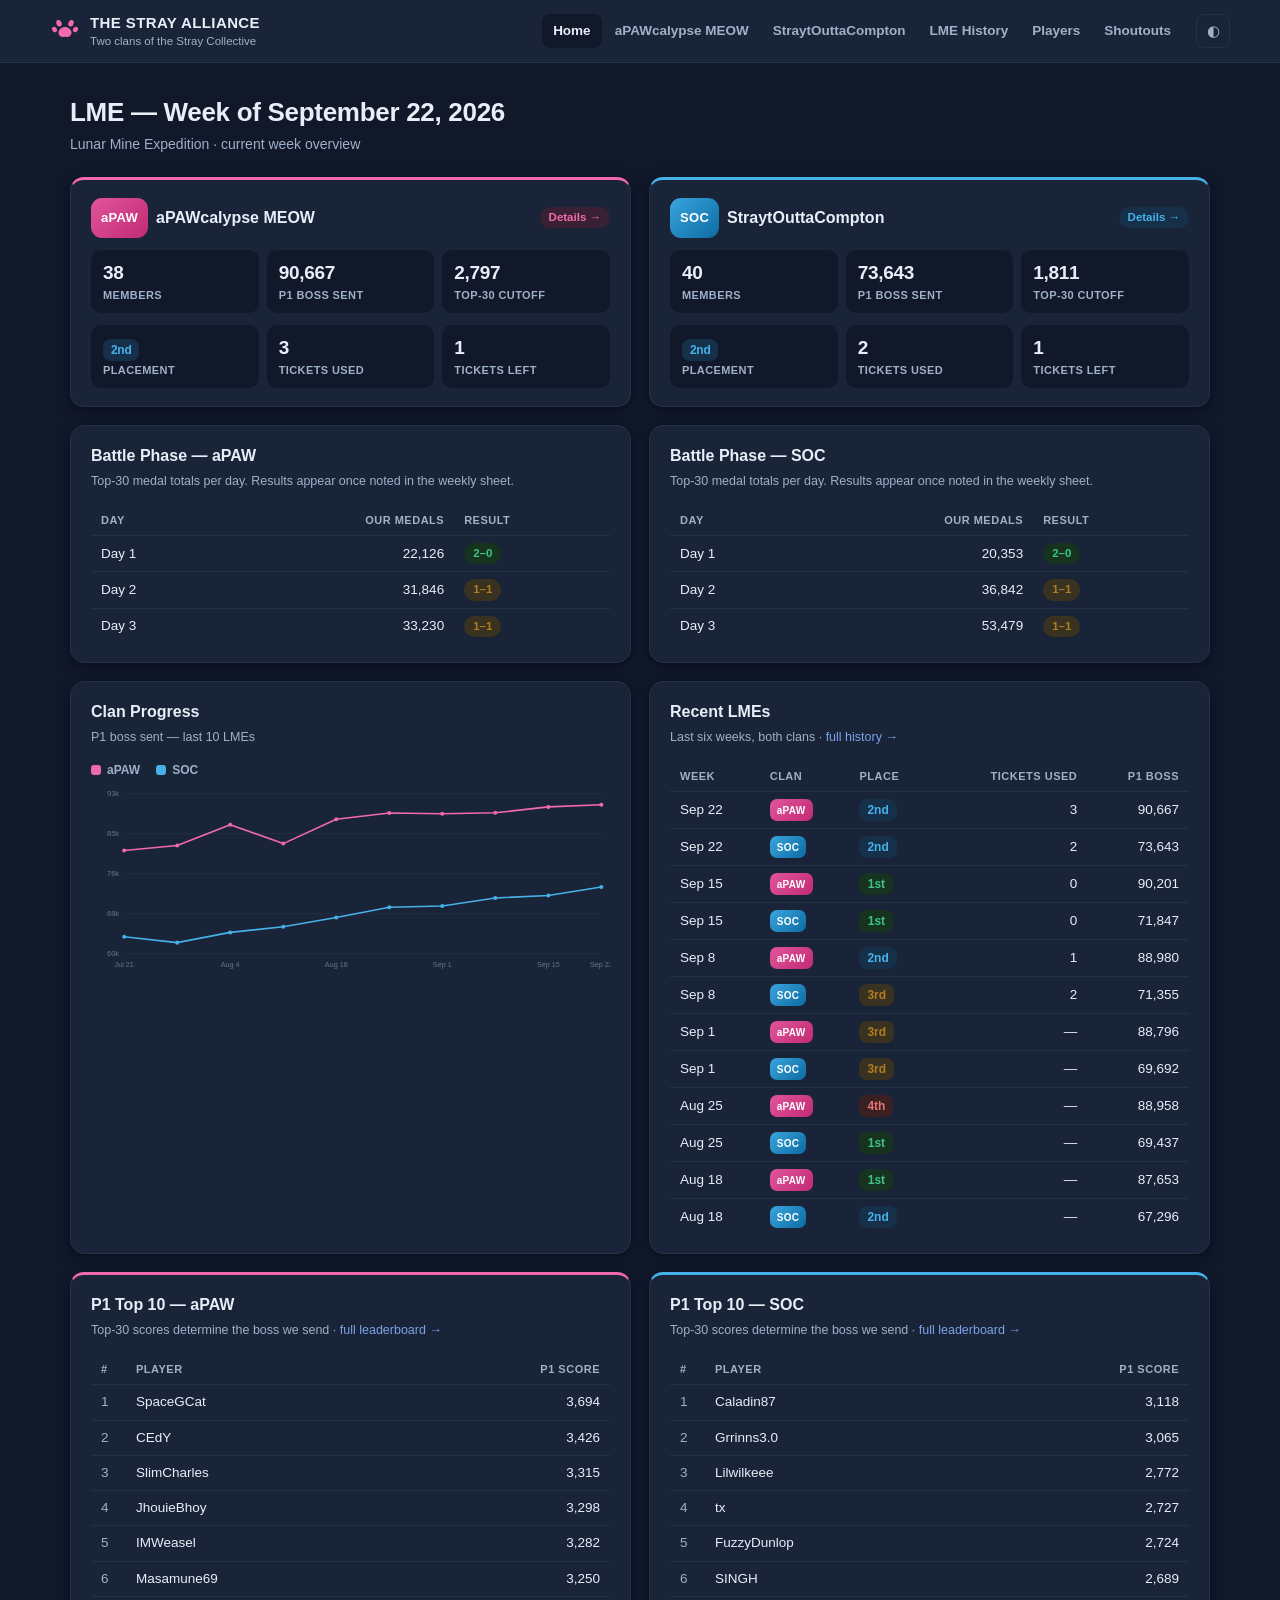
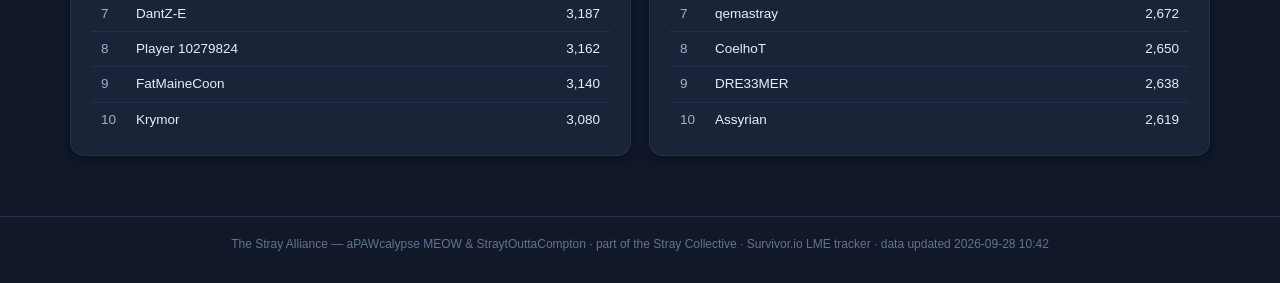
<file: index.html>
<!DOCTYPE html>
<html lang="en">
<head>
<meta charset="utf-8">
<meta name="viewport" content="width=device-width, initial-scale=1">
<title>The Stray Alliance — LME Dashboard</title>
<meta name="description" content="Weekly Lunar Mine Expedition results for aPAWcalypse MEOW and StraytOuttaCompton.">
<script>document.documentElement.dataset.theme=new URLSearchParams(location.search).get("theme")||localStorage.getItem("sa-theme")||"dark";</script>
<link rel="stylesheet" href="assets/style.css">
</head>
<body>
<main><div class="wrap" id="app"></div></main>
<script src="data/data.js"></script>
<script src="data/manual.js"></script>
<script src="assets/app.js"></script>
<script>SA.initHome();</script>
</body>
</html>
</file>
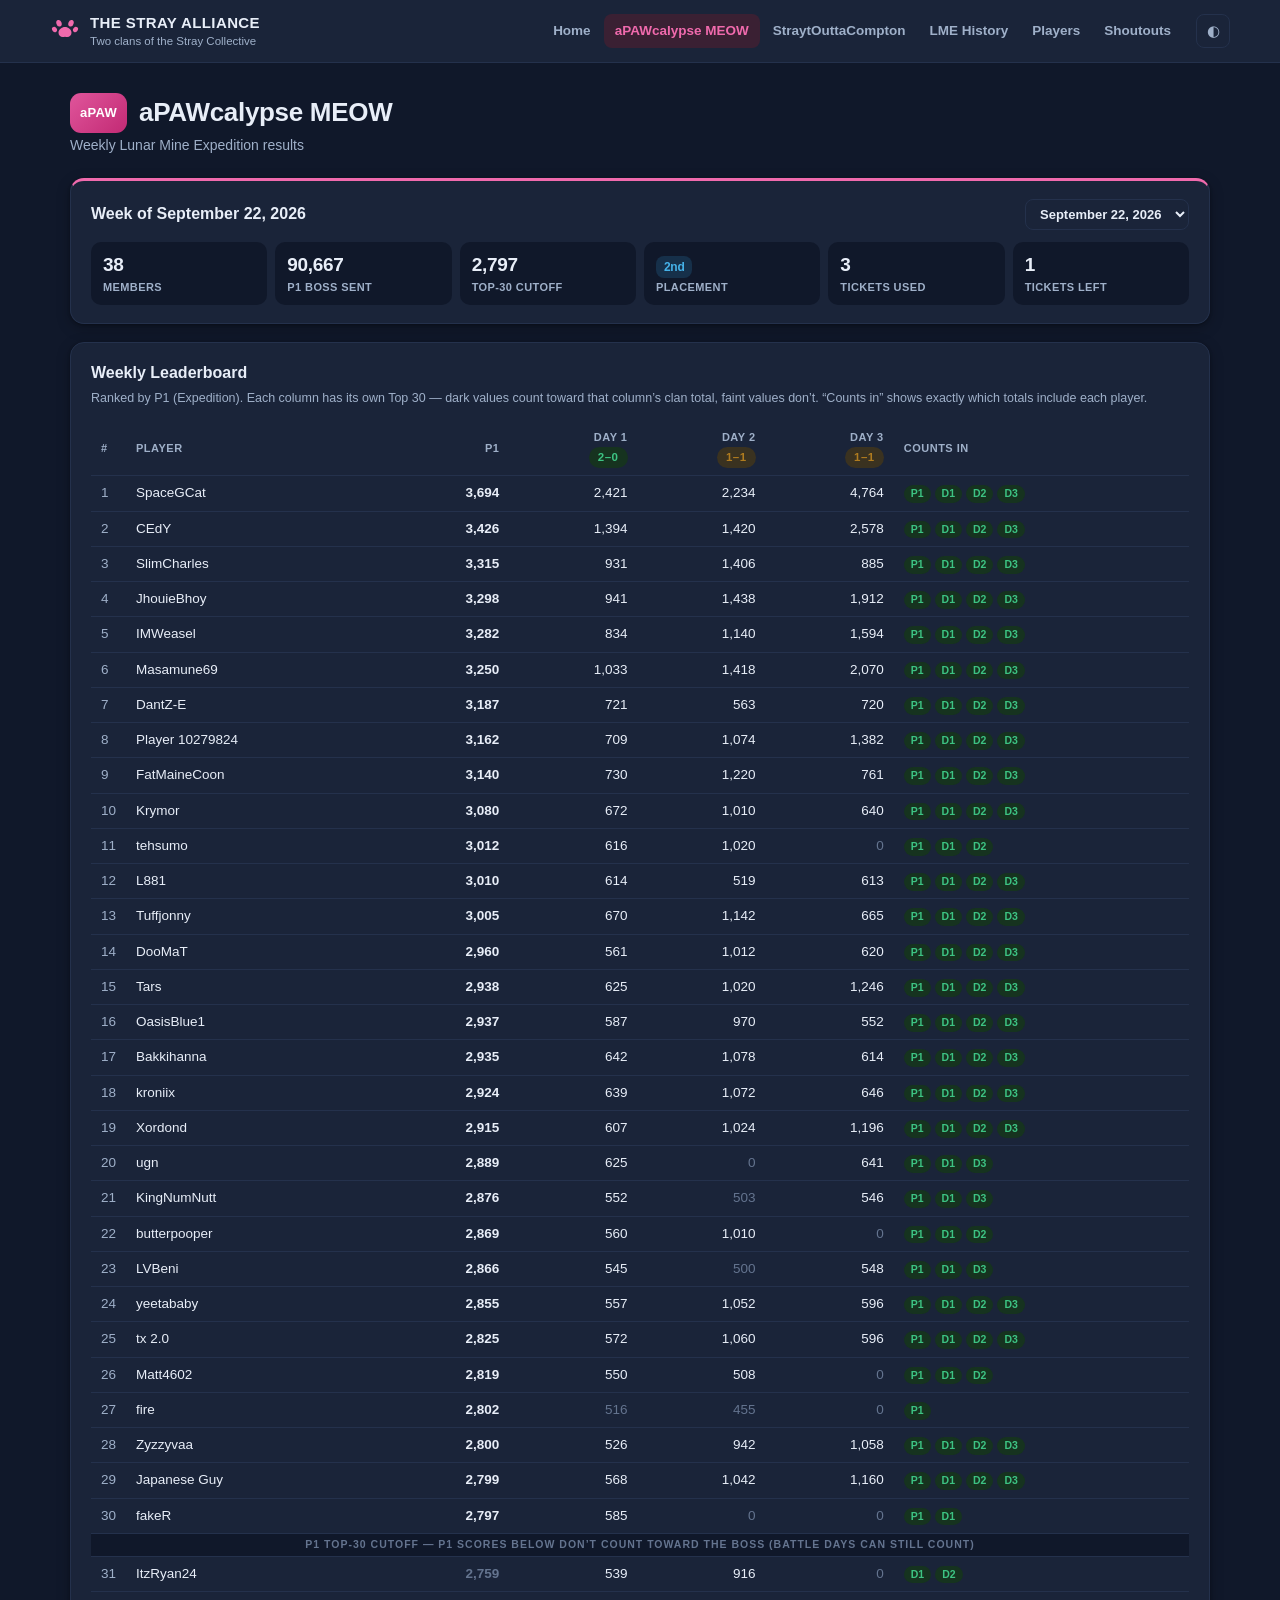
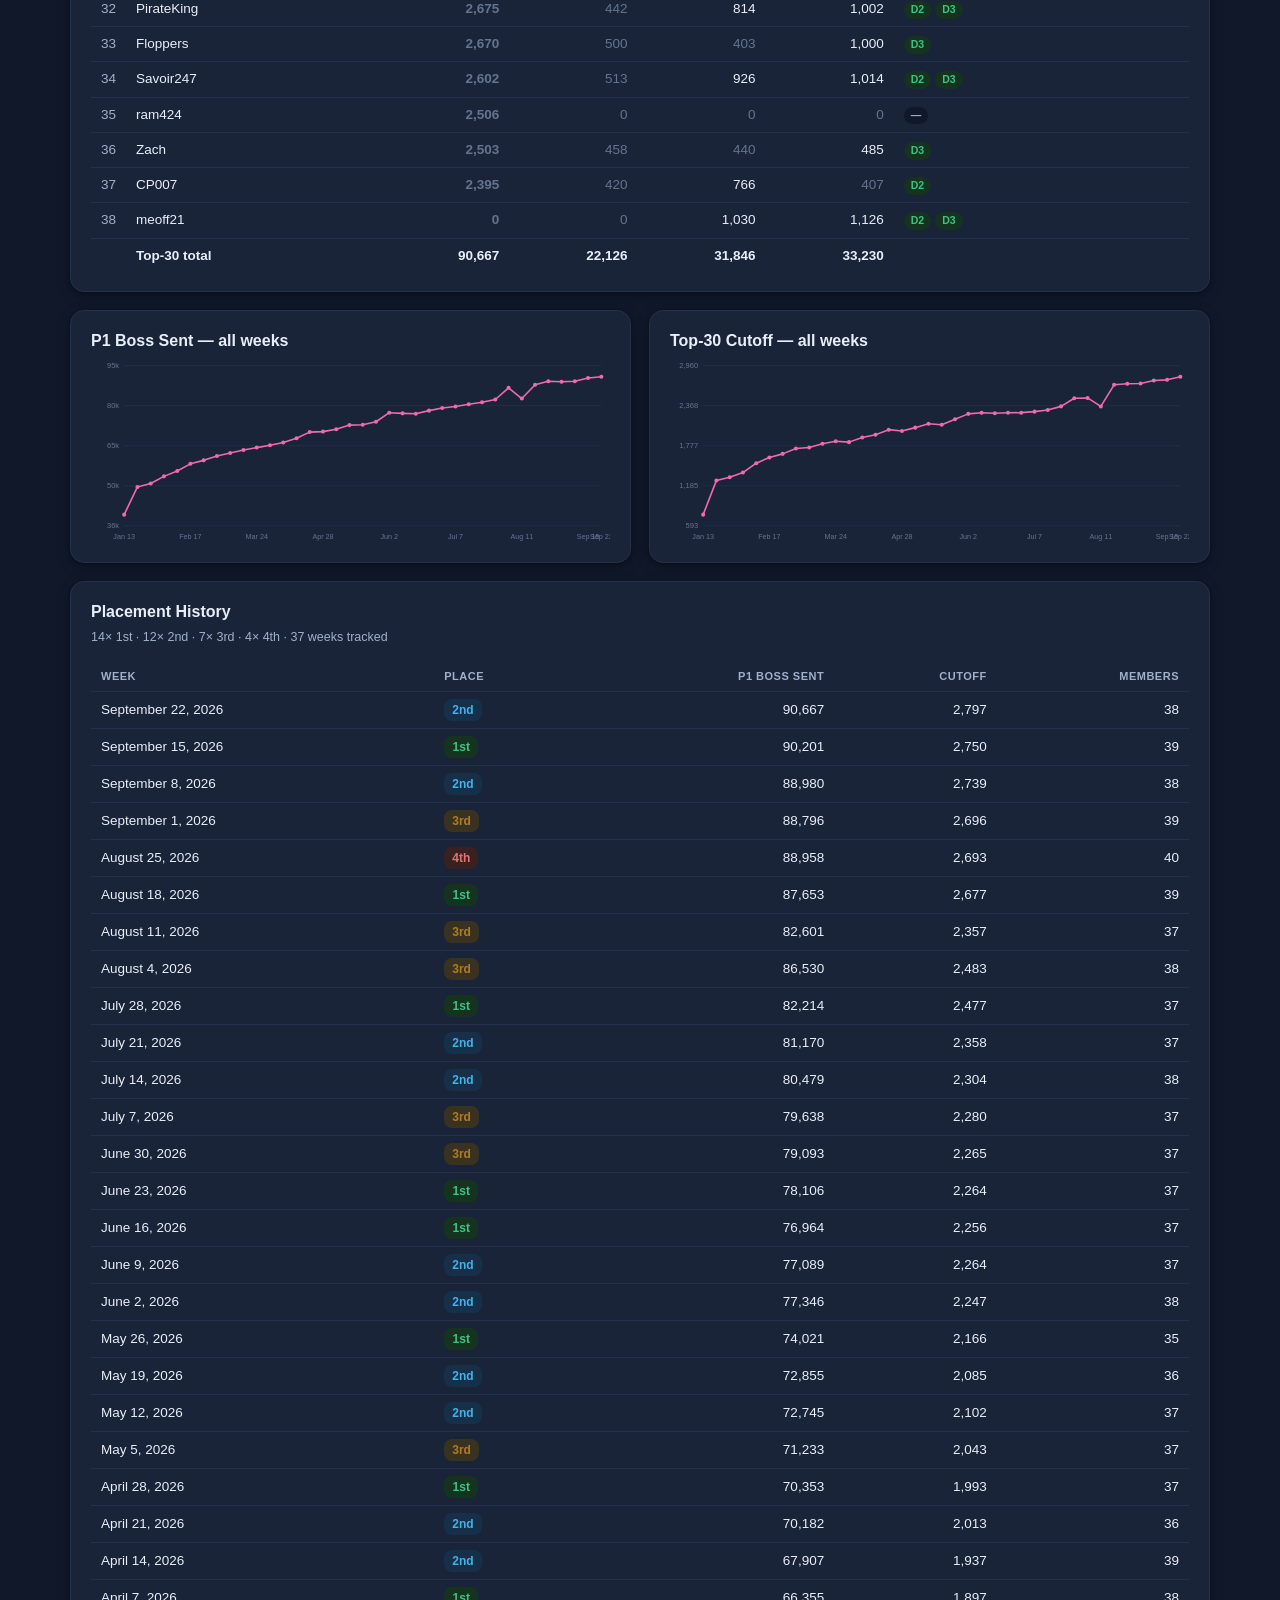
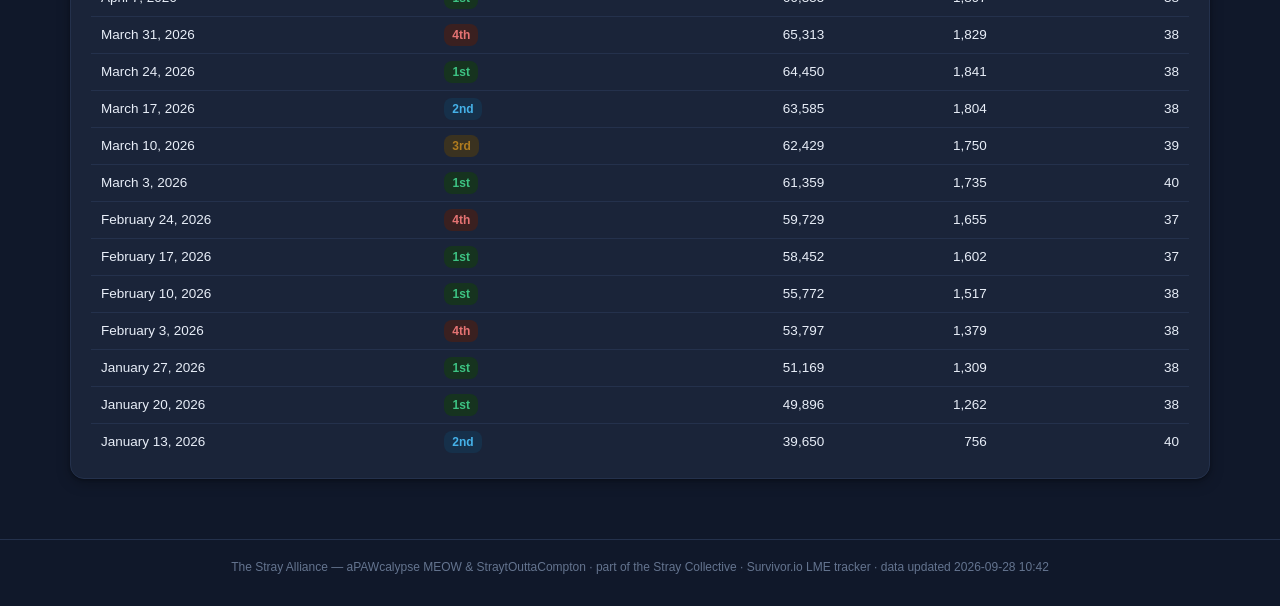
<file: apaw.html>
<!DOCTYPE html>
<html lang="en">
<head>
<meta charset="utf-8">
<meta name="viewport" content="width=device-width, initial-scale=1">
<title>aPAWcalypse MEOW — The Stray Alliance</title>
<script>document.documentElement.dataset.theme=new URLSearchParams(location.search).get("theme")||localStorage.getItem("sa-theme")||"dark";</script>
<link rel="stylesheet" href="assets/style.css">
</head>
<body>
<main><div class="wrap" id="app"></div></main>
<script src="data/data.js"></script>
<script src="data/manual.js"></script>
<script src="assets/app.js"></script>
<script>SA.initClan("apaw");</script>
</body>
</html>
</file>
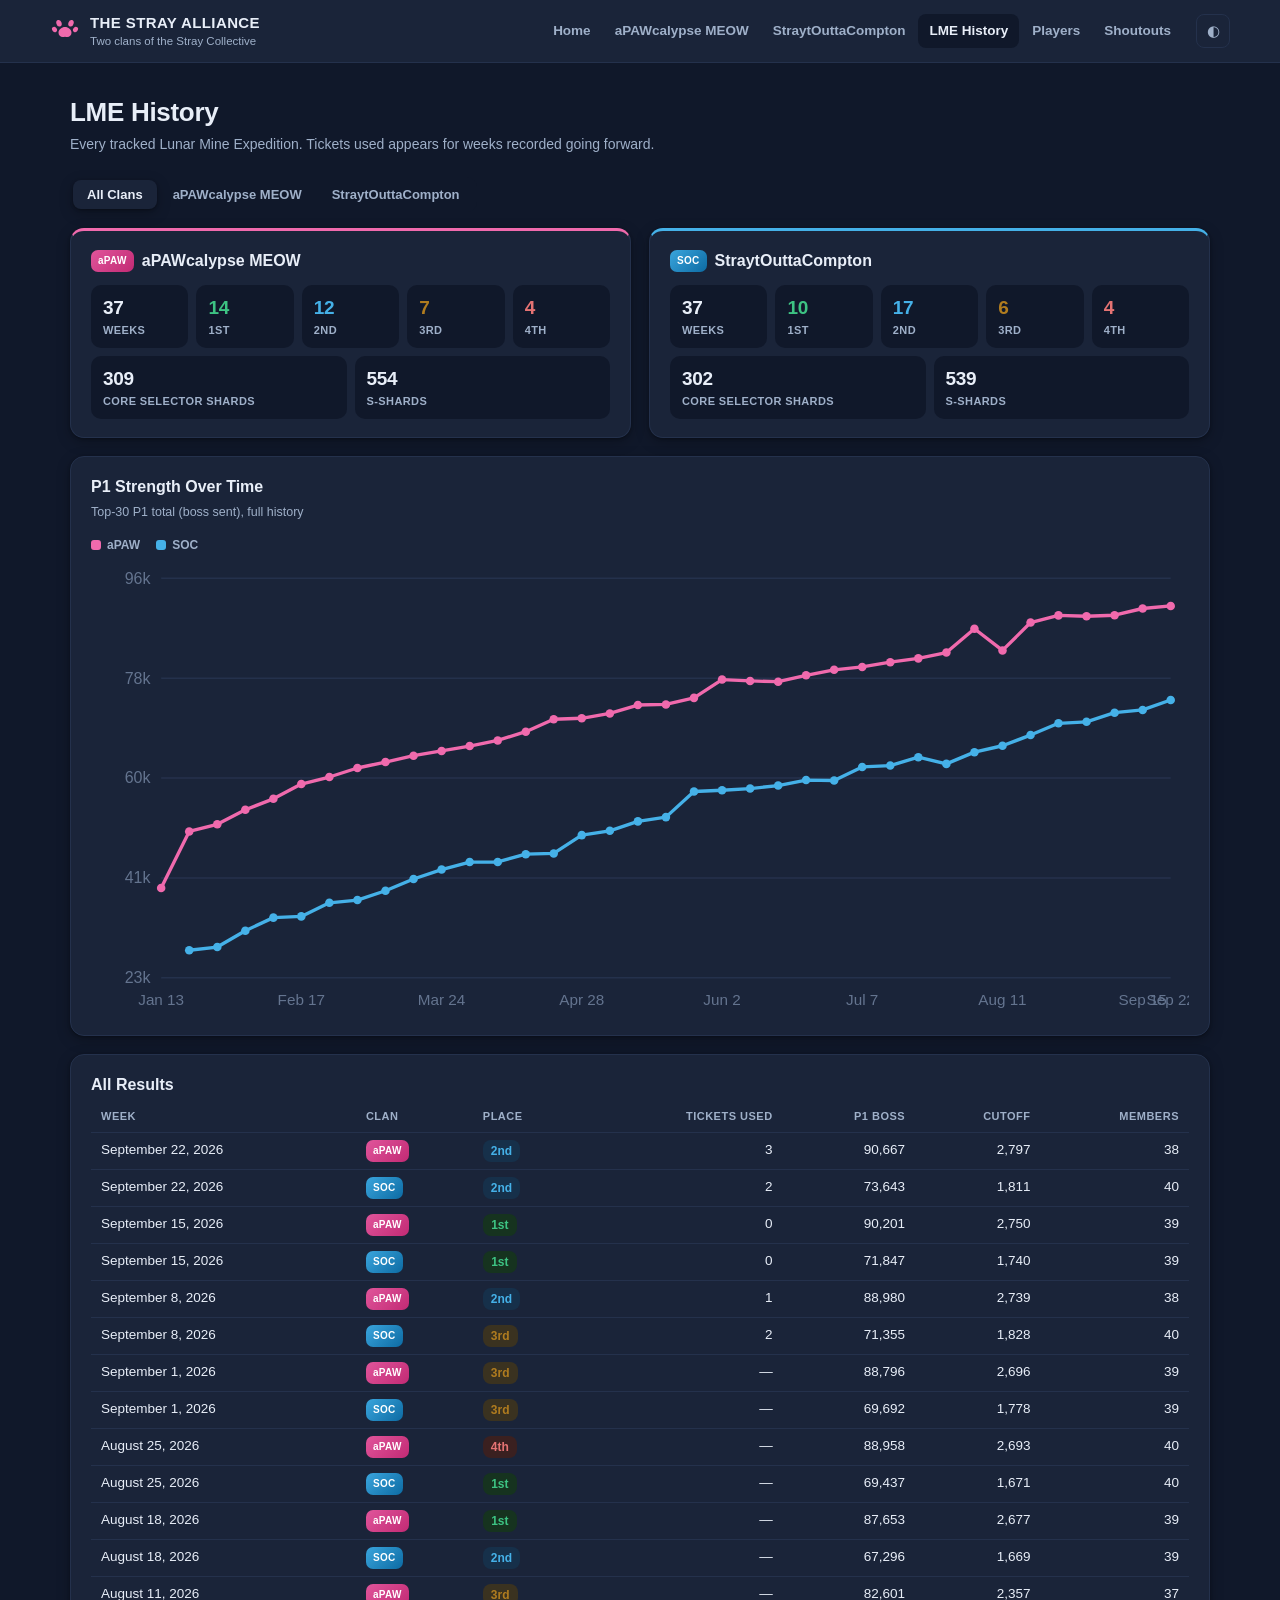
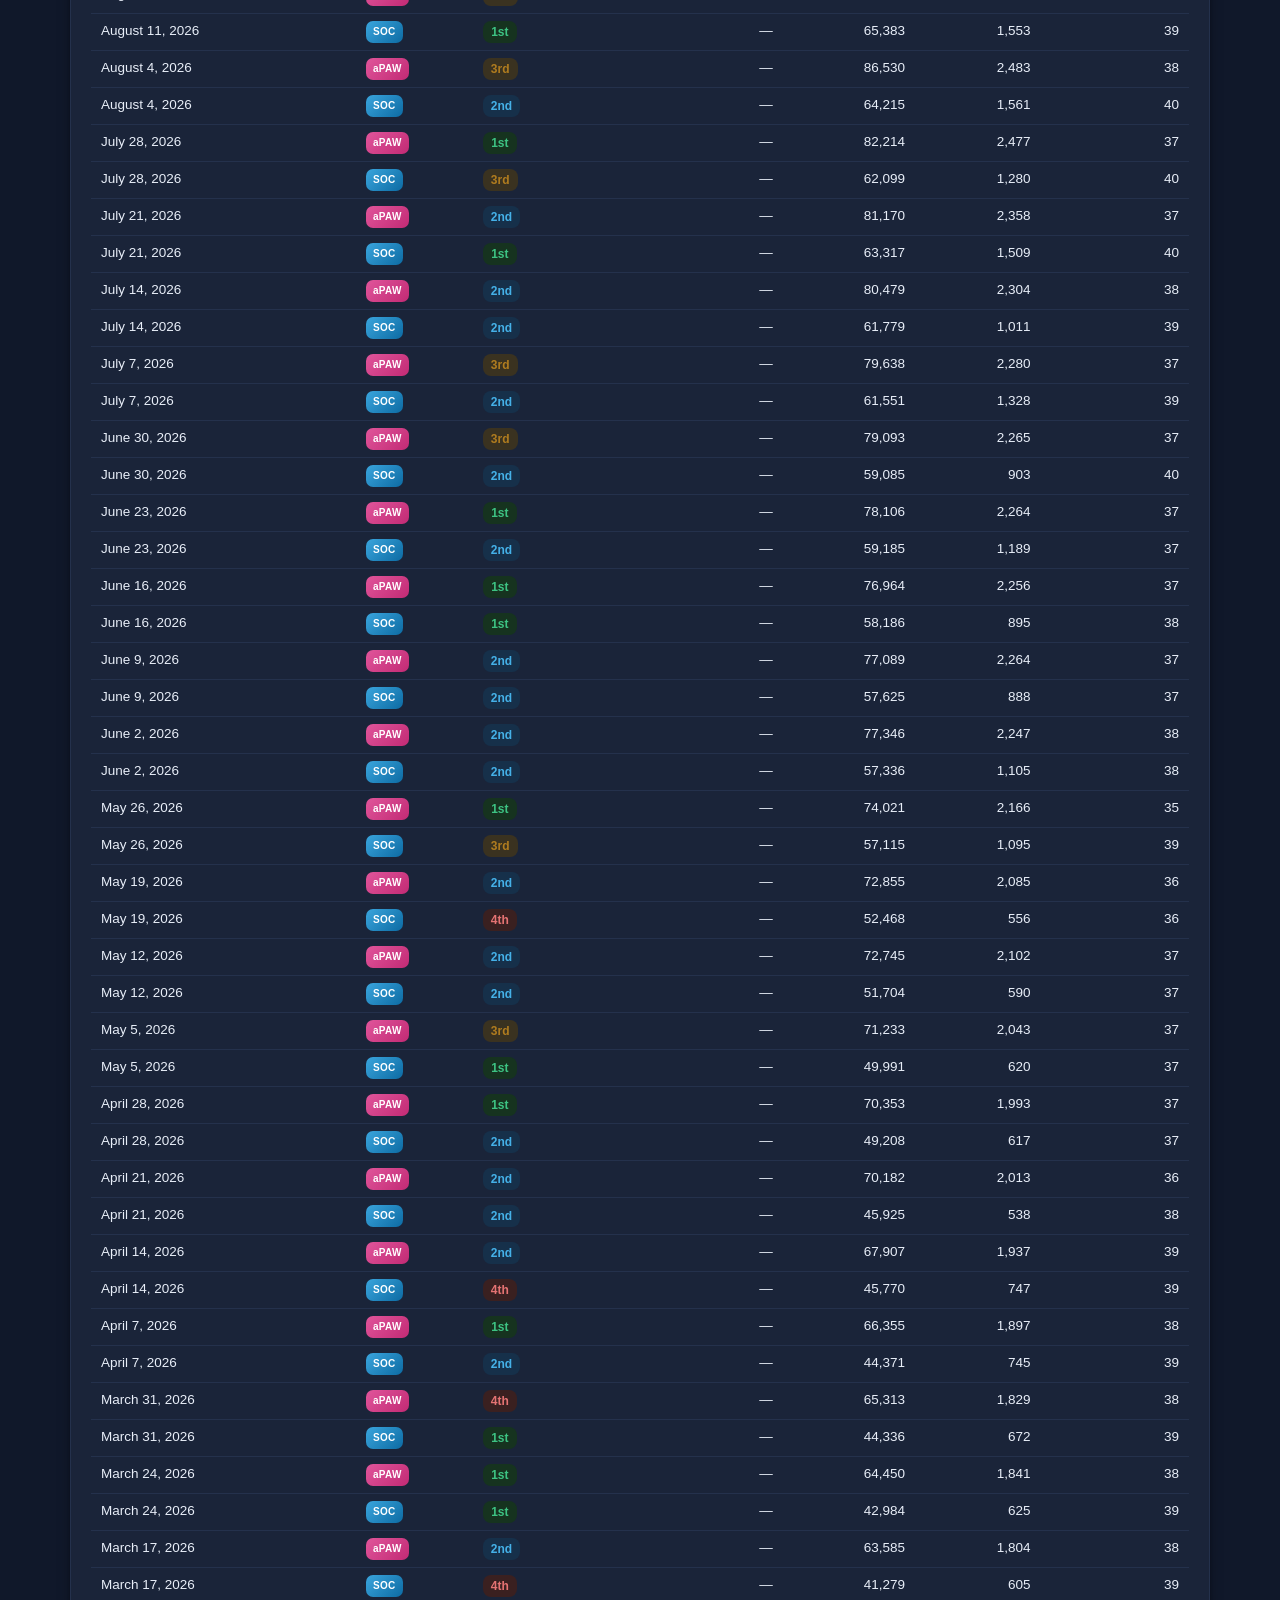
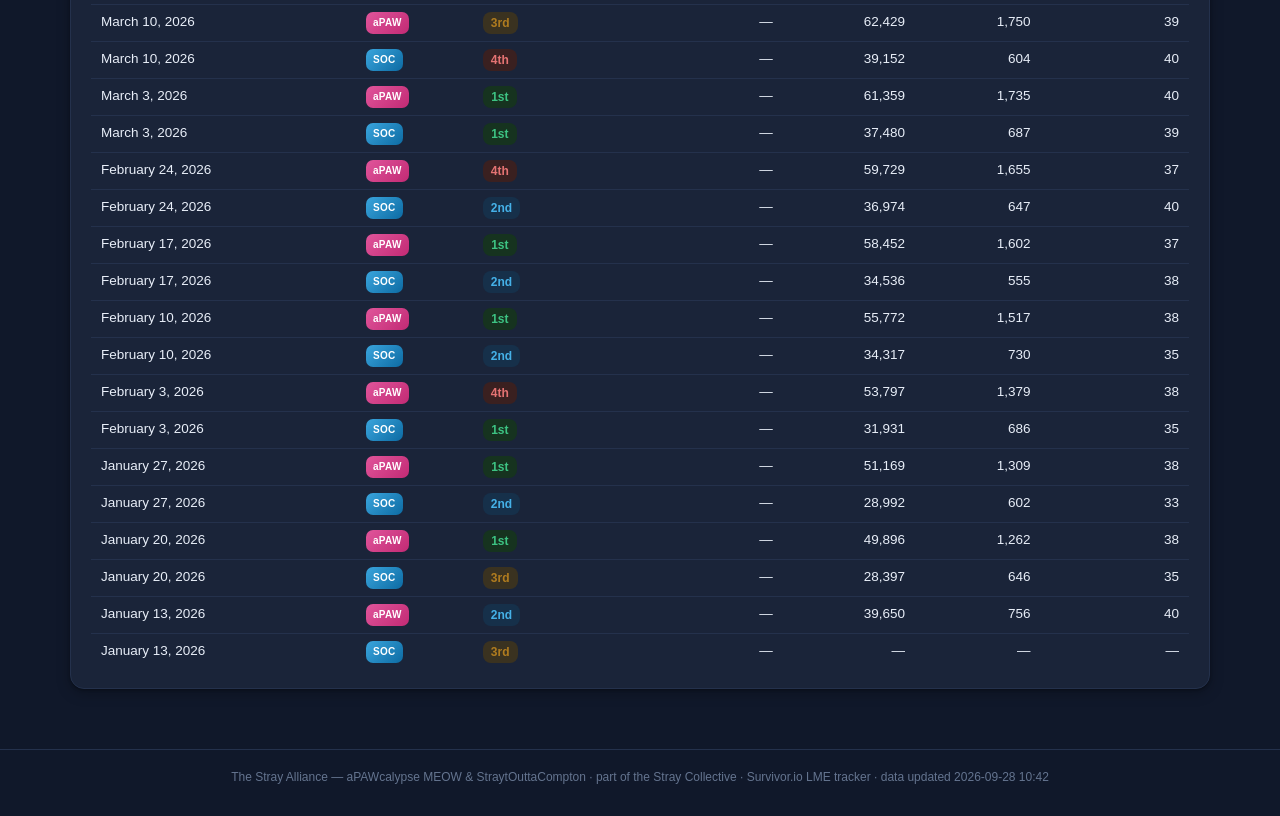
<file: history.html>
<!DOCTYPE html>
<html lang="en">
<head>
<meta charset="utf-8">
<meta name="viewport" content="width=device-width, initial-scale=1">
<title>LME History — The Stray Alliance</title>
<script>document.documentElement.dataset.theme=new URLSearchParams(location.search).get("theme")||localStorage.getItem("sa-theme")||"dark";</script>
<link rel="stylesheet" href="assets/style.css">
</head>
<body>
<main><div class="wrap" id="app"></div></main>
<script src="data/data.js"></script>
<script src="data/manual.js"></script>
<script src="assets/app.js"></script>
<script>SA.initHistory();</script>
</body>
</html>
</file>
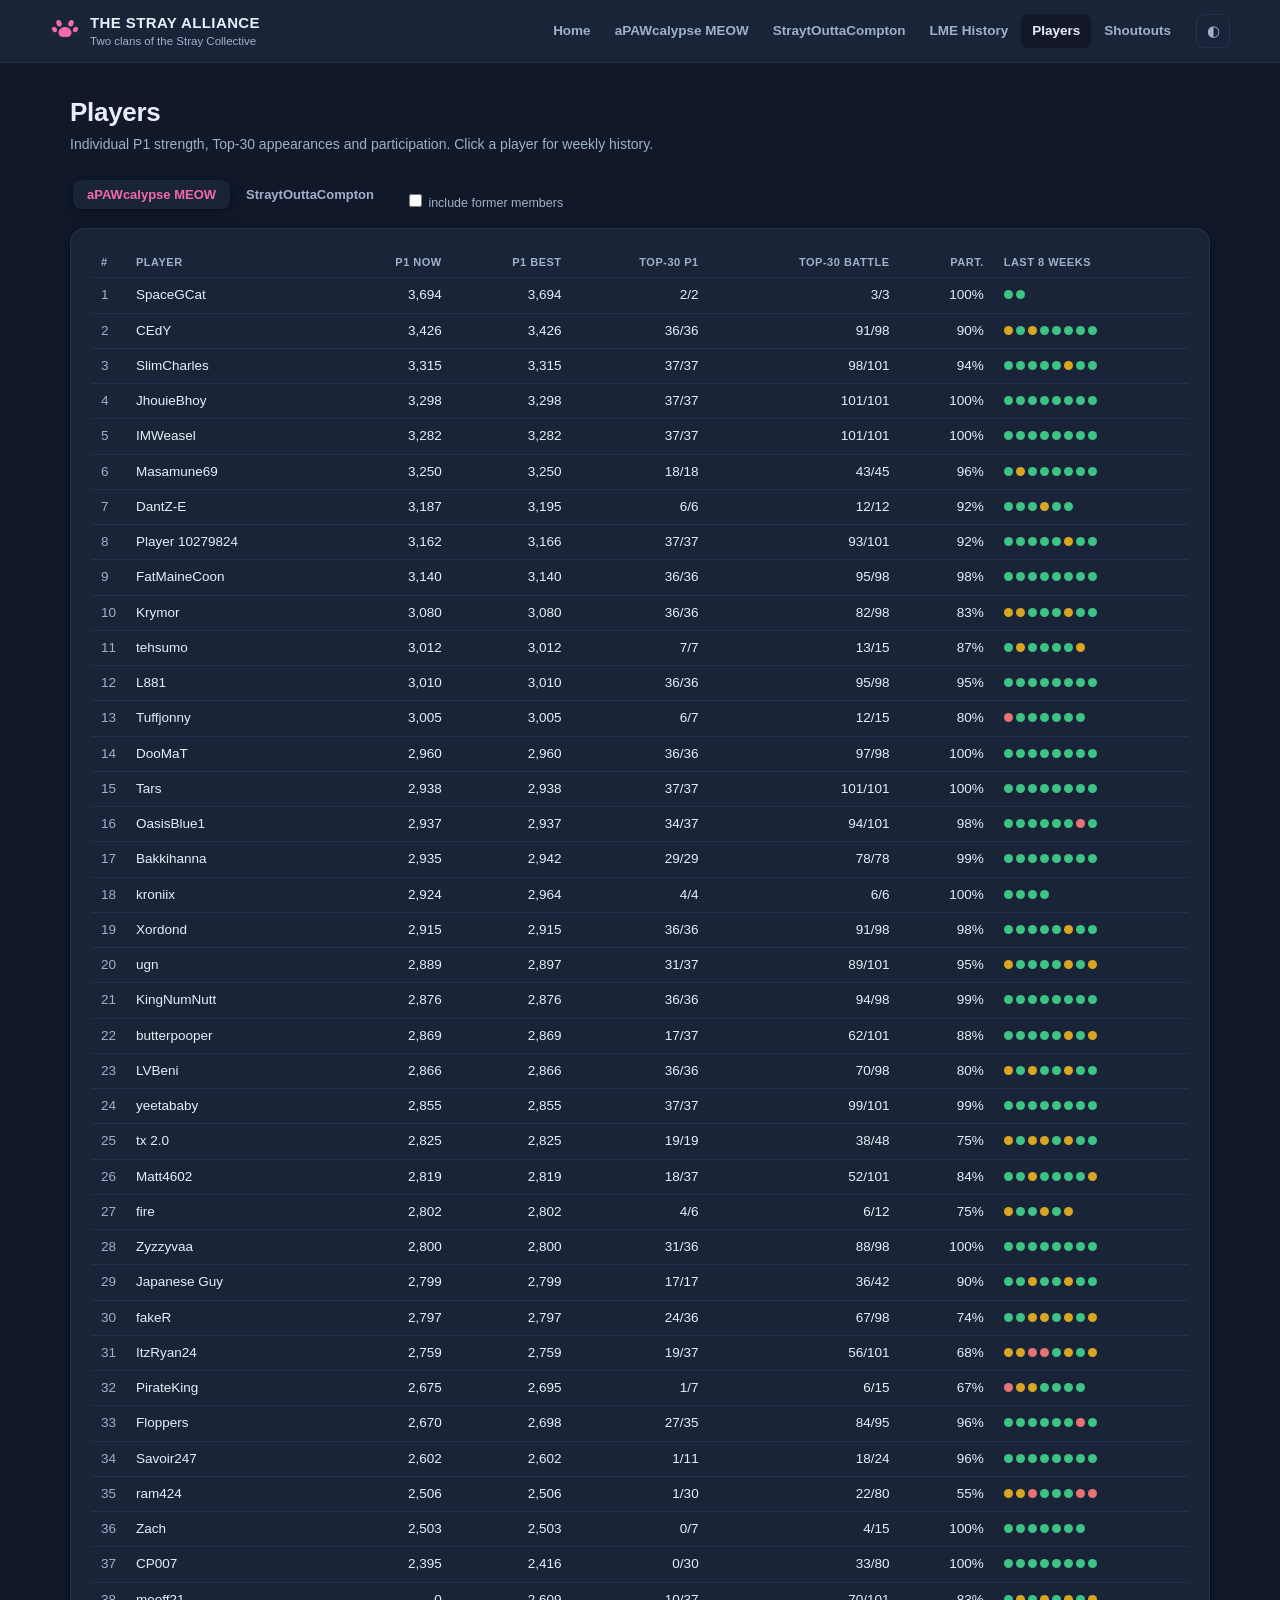
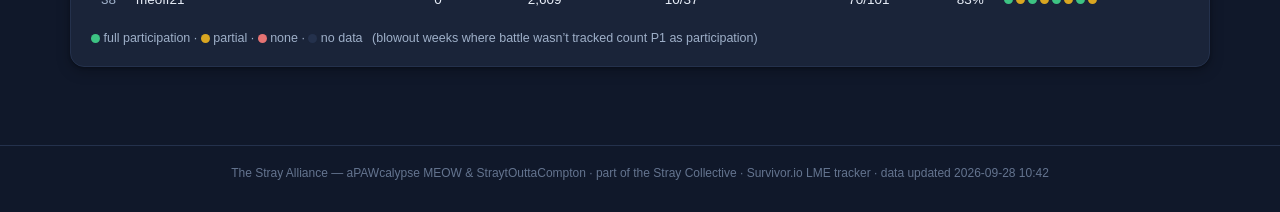
<file: players.html>
<!DOCTYPE html>
<html lang="en">
<head>
<meta charset="utf-8">
<meta name="viewport" content="width=device-width, initial-scale=1">
<title>Players — The Stray Alliance</title>
<script>document.documentElement.dataset.theme=new URLSearchParams(location.search).get("theme")||localStorage.getItem("sa-theme")||"dark";</script>
<link rel="stylesheet" href="assets/style.css">
</head>
<body>
<main><div class="wrap" id="app"></div></main>
<script src="data/data.js"></script>
<script src="data/manual.js"></script>
<script src="assets/app.js"></script>
<script>SA.initPlayers();</script>
</body>
</html>
</file>
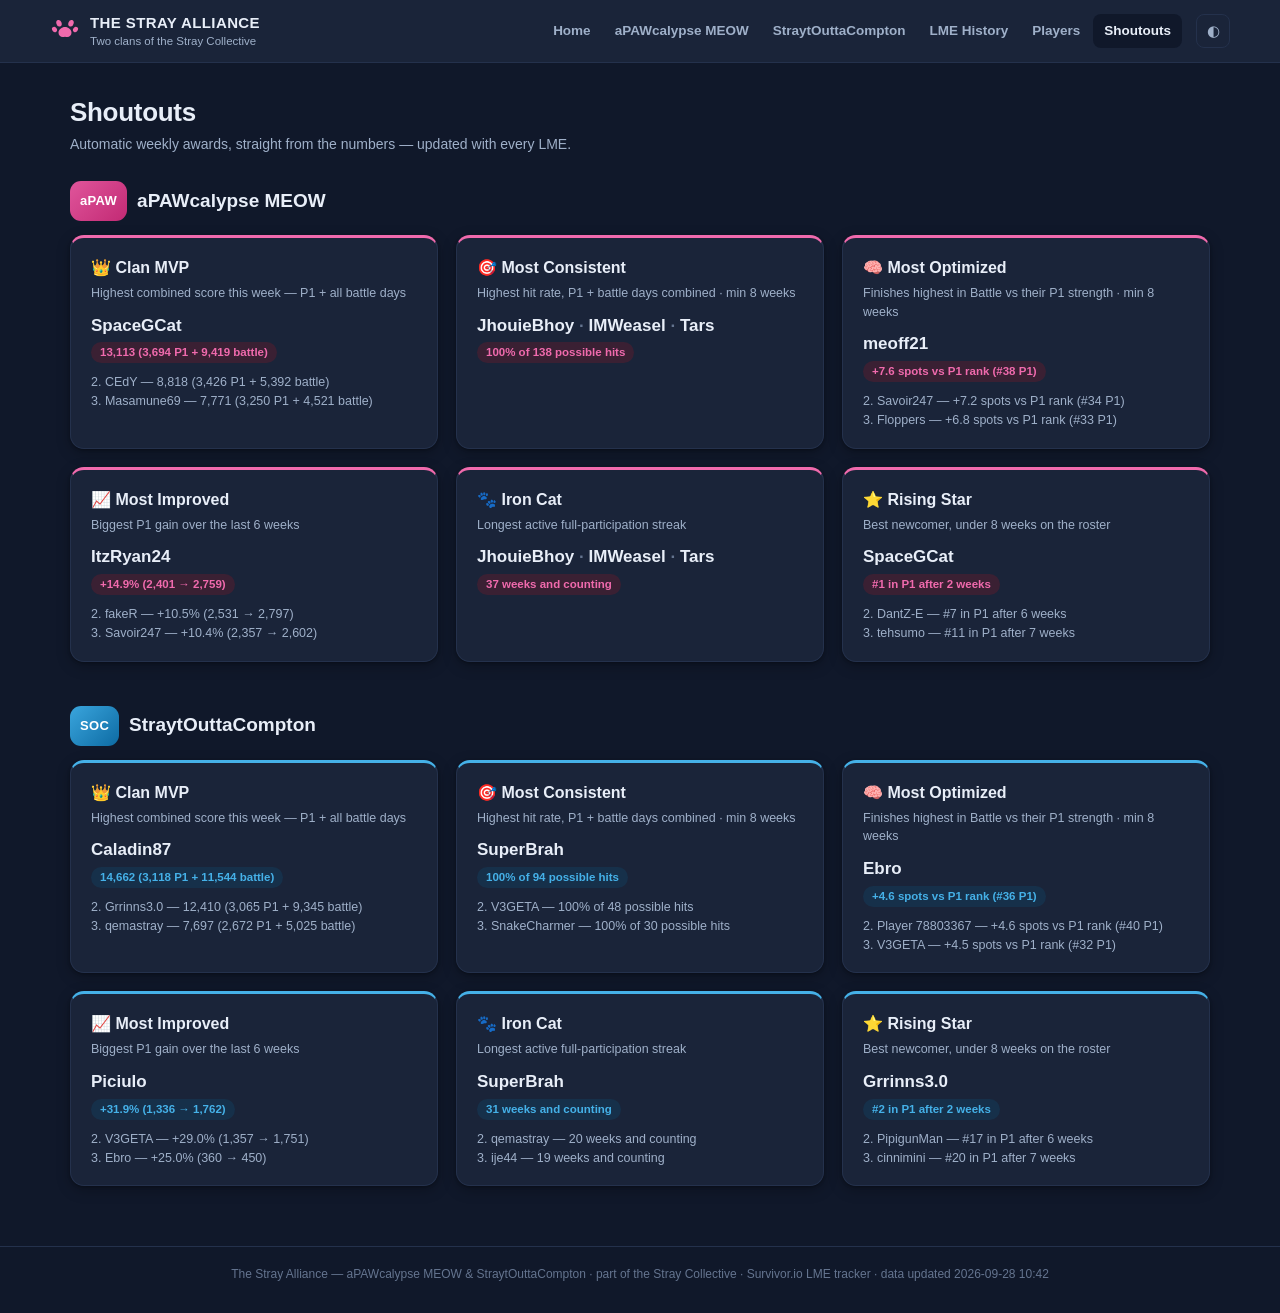
<file: shoutouts.html>
<!DOCTYPE html>
<html lang="en">
<head>
<meta charset="utf-8">
<meta name="viewport" content="width=device-width, initial-scale=1">
<title>Shoutouts — The Stray Alliance</title>
<script>document.documentElement.dataset.theme=new URLSearchParams(location.search).get("theme")||localStorage.getItem("sa-theme")||"dark";</script>
<link rel="stylesheet" href="assets/style.css">
</head>
<body>
<main><div class="wrap" id="app"></div></main>
<script src="data/data.js"></script>
<script src="data/manual.js"></script>
<script src="assets/app.js"></script>
<script>SA.initShoutouts();</script>
</body>
</html>
</file>
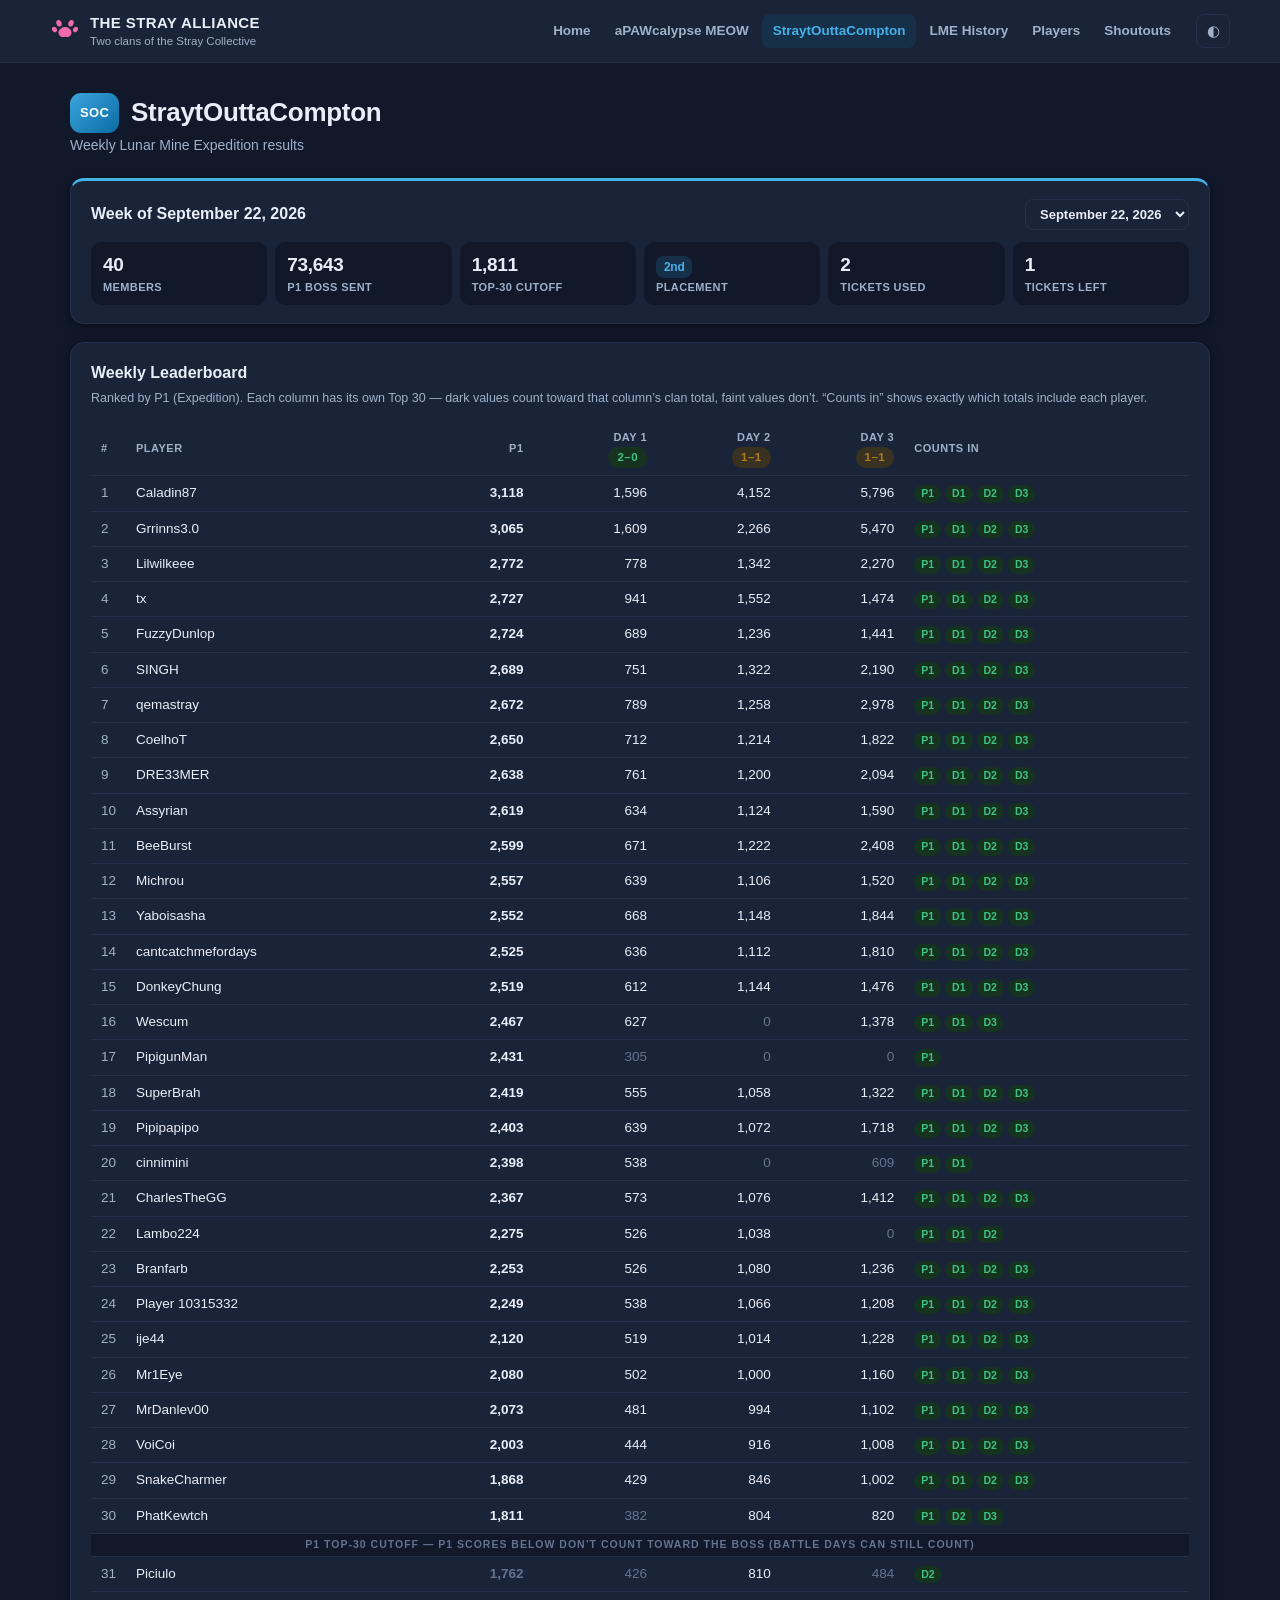
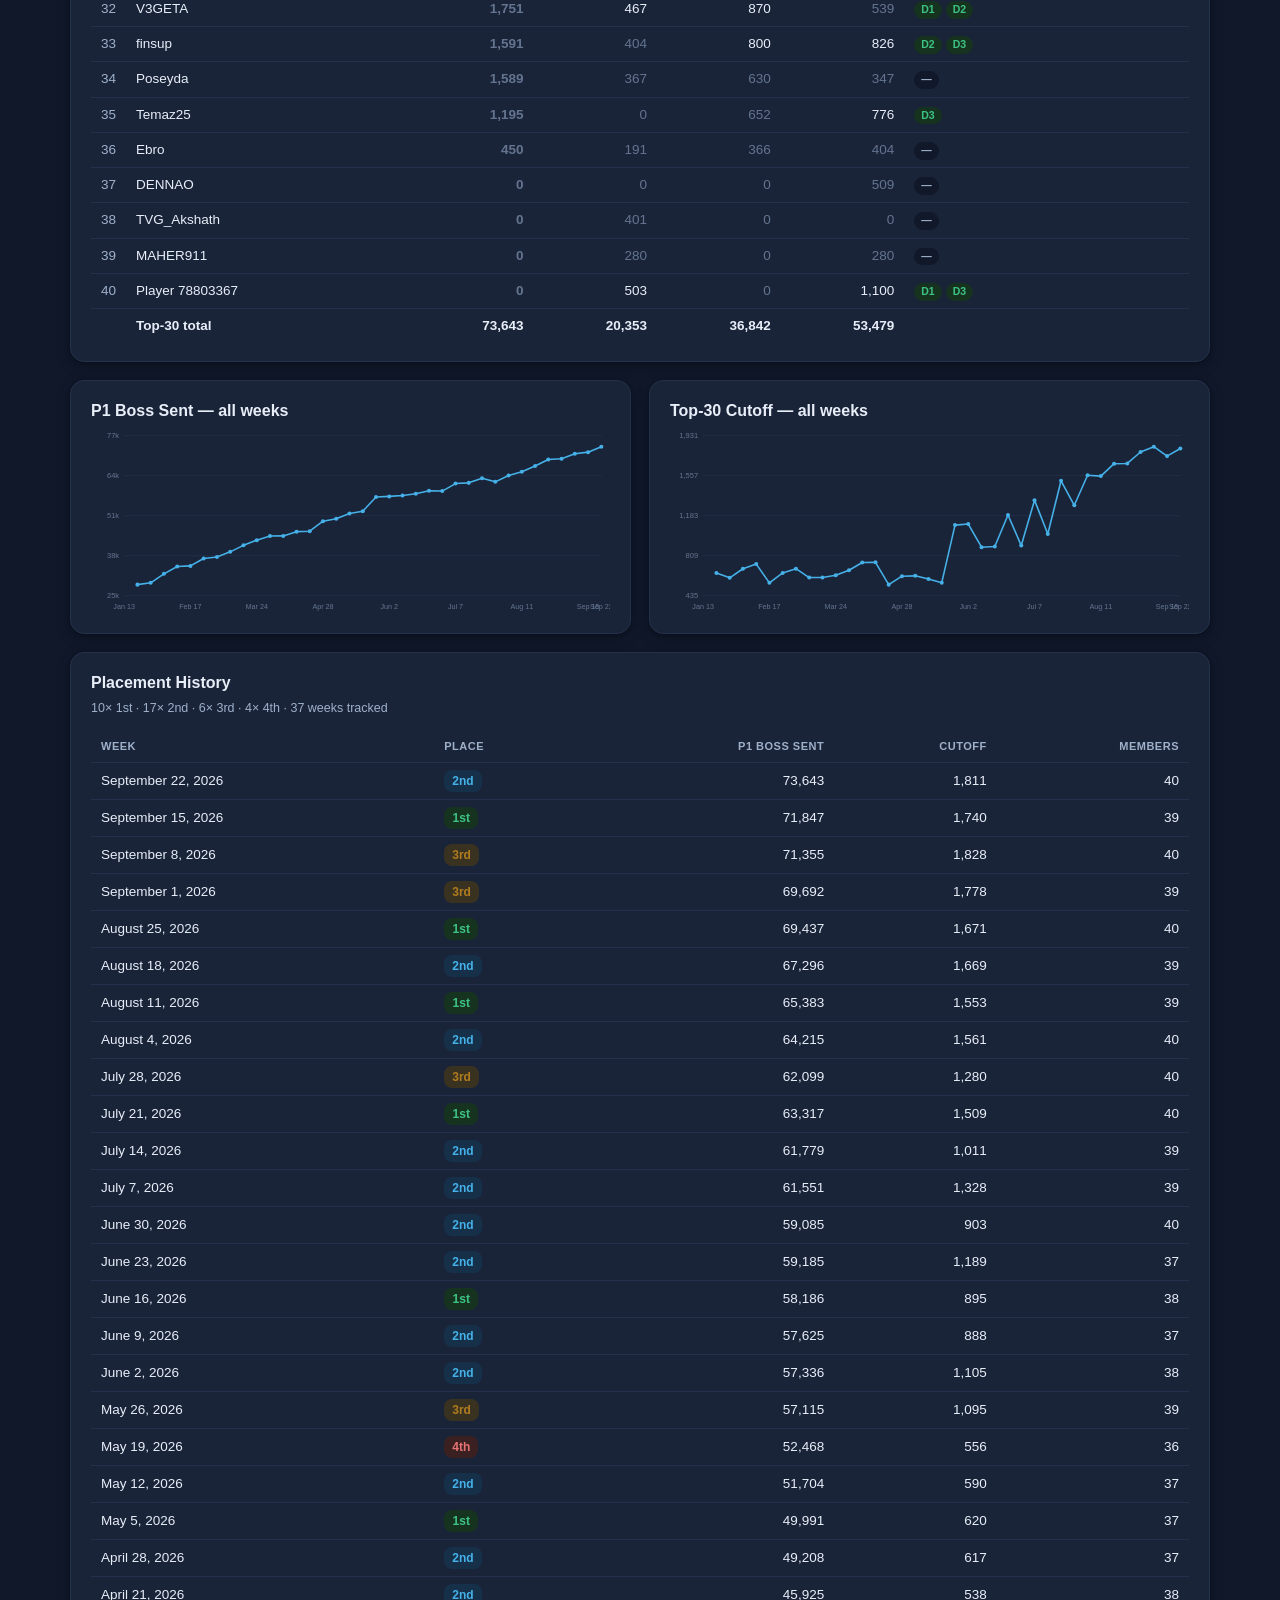
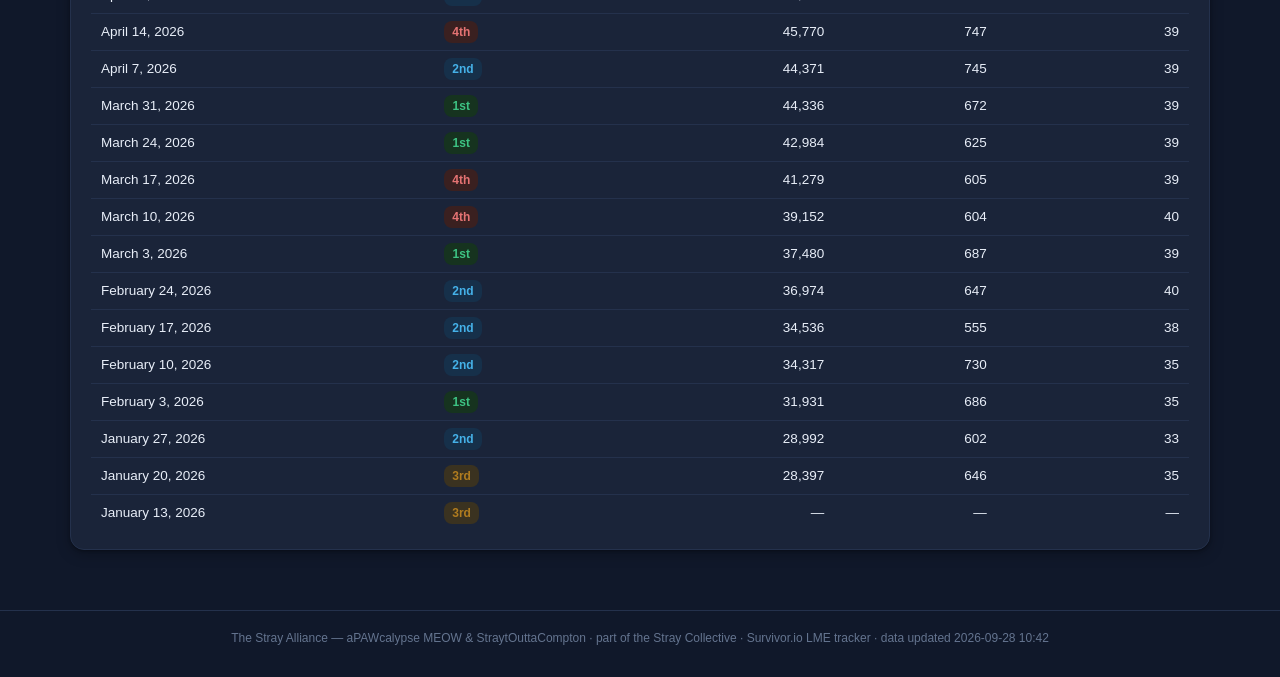
<file: soc.html>
<!DOCTYPE html>
<html lang="en">
<head>
<meta charset="utf-8">
<meta name="viewport" content="width=device-width, initial-scale=1">
<title>StraytOuttaCompton — The Stray Alliance</title>
<script>document.documentElement.dataset.theme=new URLSearchParams(location.search).get("theme")||localStorage.getItem("sa-theme")||"dark";</script>
<link rel="stylesheet" href="assets/style.css">
</head>
<body>
<main><div class="wrap" id="app"></div></main>
<script src="data/data.js"></script>
<script src="data/manual.js"></script>
<script src="assets/app.js"></script>
<script>SA.initClan("soc");</script>
</body>
</html>
</file>
<file: assets/style.css>
/* The Stray Alliance — shared styles */

:root {
  --bg: #f2f6fb;
  --card: #ffffff;
  --card-border: #e3eaf3;
  --text: #172b4d;
  --text-soft: #5a6c88;
  --text-faint: #93a3ba;
  --line: #e8eef6;
  --shadow: 0 1px 3px rgba(23, 43, 77, 0.06), 0 4px 14px rgba(23, 43, 77, 0.05);

  --apaw: #d63384;
  --apaw-soft: #fdeef6;
  --apaw-border: #f6cce2;
  --soc: #0e87c9;
  --soc-soft: #e9f5fc;
  --soc-border: #c5e4f5;

  --good: #1d9d5f;
  --good-soft: #e6f6ee;
  --bad: #d05252;
  --bad-soft: #fbeeee;
  --warn-soft: #fdf4e3;
  --accent: #3565c0;
}

[data-theme="dark"] {
  --bg: #10182a;
  --card: #1a2439;
  --card-border: #24314c;
  --text: #e8eef8;
  --text-soft: #9fb0c9;
  --text-faint: #64748f;
  --line: #24314c;
  --shadow: 0 1px 3px rgba(0, 0, 0, 0.3), 0 4px 14px rgba(0, 0, 0, 0.25);

  --apaw: #f06aad;
  --apaw-soft: #3a2033;
  --apaw-border: #56304a;
  --soc: #45b1e8;
  --soc-soft: #16304a;
  --soc-border: #274b6b;

  --good: #3dc383;
  --good-soft: #16331f;
  --bad: #e57373;
  --bad-soft: #3a2020;
  --warn-soft: #3a3220;
  --accent: #7aa2e8;
}

* { box-sizing: border-box; }

html { -webkit-text-size-adjust: 100%; }

body {
  margin: 0;
  background: var(--bg);
  color: var(--text);
  font-family: -apple-system, BlinkMacSystemFont, "Segoe UI", Roboto, "Helvetica Neue", Arial, sans-serif;
  font-size: 15px;
  line-height: 1.5;
}

a { color: var(--accent); text-decoration: none; }
a:hover { text-decoration: underline; }

/* player-name links: subtle in tables, obvious on hover */
a.plink { color: inherit; }
a.plink:hover { color: var(--accent); }

.wrap { max-width: 1180px; margin: 0 auto; padding: 0 20px; }

/* ---------- header / nav ---------- */

header.site {
  background: var(--card);
  border-bottom: 1px solid var(--card-border);
  position: sticky;
  top: 0;
  z-index: 20;
}

.site-bar {
  display: flex;
  align-items: center;
  gap: 14px;
  padding: 12px 0;
  flex-wrap: wrap;
}

.brand { display: flex; align-items: center; gap: 10px; margin-right: auto; }
.brand svg { flex: none; }
.brand .t1 { font-weight: 800; letter-spacing: 0.4px; font-size: 15px; }
.brand .t2 { font-size: 11.5px; color: var(--text-soft); margin-top: -2px; }

nav.main { display: flex; gap: 2px; flex-wrap: wrap; }
nav.main a {
  color: var(--text-soft);
  font-weight: 600;
  font-size: 13.5px;
  padding: 7px 11px;
  border-radius: 8px;
}
nav.main a:hover { color: var(--text); background: var(--bg); text-decoration: none; }
nav.main a.on { color: var(--text); background: var(--bg); }
nav.main a.on-apaw { color: var(--apaw); background: var(--apaw-soft); }
nav.main a.on-soc { color: var(--soc); background: var(--soc-soft); }

.theme-btn {
  border: 1px solid var(--card-border);
  background: var(--card);
  color: var(--text-soft);
  border-radius: 8px;
  width: 34px;
  height: 34px;
  cursor: pointer;
  font-size: 15px;
  line-height: 1;
}
.theme-btn:hover { color: var(--text); }

/* ---------- layout primitives ---------- */

main { padding: 26px 0 60px; }

.page-title { margin: 4px 0 2px; font-size: 26px; font-weight: 800; letter-spacing: -0.3px; }
.page-sub { color: var(--text-soft); margin: 0 0 22px; font-size: 14px; }

.grid { display: grid; gap: 18px; }
.grid > * { min-width: 0; }
.grid.cols-2 { grid-template-columns: 1fr 1fr; }
.grid.cols-3 { grid-template-columns: 1fr 1fr 1fr; }
@media (max-width: 900px) {
  .grid.cols-2, .grid.cols-3 { grid-template-columns: 1fr; }
}

.card {
  background: var(--card);
  border: 1px solid var(--card-border);
  border-radius: 14px;
  box-shadow: var(--shadow);
  padding: 18px 20px;
}

.card h2 {
  margin: 0 0 4px;
  font-size: 16px;
  font-weight: 750;
  display: flex;
  align-items: center;
  gap: 8px;
}
.card .sub { color: var(--text-soft); font-size: 12.5px; margin: 0 0 14px; }

.card.accent-apaw { border-top: 3px solid var(--apaw); }
.card.accent-soc { border-top: 3px solid var(--soc); }

/* clan monogram badge */
.badge {
  flex: none;
  min-width: 40px;
  height: 40px;
  padding: 0 10px;
  border-radius: 11px;
  display: inline-flex;
  align-items: center;
  justify-content: center;
  font-weight: 800;
  font-size: 13px;
  letter-spacing: 0.3px;
  color: #fff;
}
.badge.sm { min-width: 26px; height: 22px; padding: 0 7px; border-radius: 7px; font-size: 10px; }
.badge.apaw { background: linear-gradient(135deg, #e0559b, #c22a74); }
.badge.soc { background: linear-gradient(135deg, #3aa5dd, #0d6ba3); }

.pill {
  display: inline-block;
  padding: 2px 9px;
  border-radius: 99px;
  font-size: 11.5px;
  font-weight: 700;
}
.pill.apaw { color: var(--apaw); background: var(--apaw-soft); }
.pill.soc { color: var(--soc); background: var(--soc-soft); }
.pill.good { color: var(--good); background: var(--good-soft); }
.pill.bad { color: var(--bad); background: var(--bad-soft); }
.pill.faint { color: var(--text-soft); background: var(--bg); }
.pill.warn { color: #b07c1f; background: var(--warn-soft); }

/* long day-result notes in table headers: truncate, full text on hover */
.tbl th .pill { max-width: 130px; overflow: hidden; text-overflow: ellipsis; white-space: nowrap; display: inline-block; vertical-align: bottom; }

.chiprow { display: inline-flex; gap: 4px; }
.chiprow .pill { padding: 1px 7px; font-size: 10.5px; }

/* stat rows */
.stats { display: flex; gap: 8px; flex-wrap: wrap; margin-top: 12px; }
.stat {
  flex: 1 1 90px;
  background: var(--bg);
  border-radius: 10px;
  padding: 9px 12px;
  min-width: 90px;
}
.stat .v { font-size: 19px; font-weight: 800; letter-spacing: -0.3px; }
.stat .l { font-size: 11px; color: var(--text-soft); font-weight: 600; text-transform: uppercase; letter-spacing: 0.4px; }

/* ---------- tables ---------- */

.tbl-wrap { overflow-x: auto; }
table.tbl { width: 100%; border-collapse: collapse; font-size: 13.5px; }
.tbl th {
  text-align: left;
  font-size: 11px;
  text-transform: uppercase;
  letter-spacing: 0.5px;
  color: var(--text-soft);
  font-weight: 700;
  padding: 7px 10px;
  border-bottom: 1px solid var(--line);
  white-space: nowrap;
}
.tbl td { padding: 7px 10px; border-bottom: 1px solid var(--line); white-space: nowrap; }
.tbl tr:last-child td { border-bottom: none; }
.tbl td.num, .tbl th.num { text-align: right; font-variant-numeric: tabular-nums; }
.tbl tr.cut td { border-top: 2px dashed var(--text-faint); }
.tbl tr.dim td { color: var(--text-faint); }
.tbl tr.click { cursor: pointer; }
.tbl tr.click:hover td { background: var(--bg); }
.tbl .rank { color: var(--text-soft); font-variant-numeric: tabular-nums; width: 34px; }

.cut-label {
  text-align: center !important;
  font-size: 10.5px;
  font-weight: 800;
  letter-spacing: 1px;
  text-transform: uppercase;
  color: var(--text-faint);
  padding: 3px 10px !important;
  background: var(--bg);
}

/* placement chips */
.place { display: inline-block; min-width: 34px; text-align: center; padding: 2px 8px; border-radius: 8px; font-weight: 800; font-size: 12px; }
.place.p1 { background: var(--good-soft); color: var(--good); }
.place.p2 { background: var(--soc-soft); color: var(--soc); }
.place.p3 { background: var(--warn-soft); color: #b07c1f; }
.place.p4 { background: var(--bad-soft); color: var(--bad); }
.place.px { background: var(--bg); color: var(--text-soft); }

/* participation dots */
.dots { display: inline-flex; gap: 3px; }
.dot { width: 9px; height: 9px; border-radius: 50%; background: var(--good); }
.dot.part { background: #d9a621; }
.dot.miss { background: var(--bad); }
.dot.na { background: var(--line); }

/* ---------- charts ---------- */

.chart-box { width: 100%; }
.chart-box svg { display: block; width: 100%; height: auto; }
.legend { display: flex; gap: 16px; font-size: 12px; color: var(--text-soft); font-weight: 600; margin-bottom: 6px; flex-wrap: wrap; }
.legend .key { display: inline-flex; align-items: center; gap: 6px; }
.legend .swatch { width: 10px; height: 10px; border-radius: 3px; display: inline-block; }

/* ---------- misc ---------- */

.note { font-size: 12.5px; color: var(--text-soft); }
.spacer { height: 18px; }
.right { margin-left: auto; }

.tabs { display: inline-flex; background: var(--bg); border-radius: 10px; padding: 3px; gap: 2px; margin-bottom: 16px; }
.tabs button {
  border: 0;
  background: transparent;
  color: var(--text-soft);
  font-weight: 700;
  font-size: 13px;
  padding: 7px 14px;
  border-radius: 8px;
  cursor: pointer;
  font-family: inherit;
}
.tabs button.on { background: var(--card); color: var(--text); box-shadow: var(--shadow); }
.tabs button.on.apaw { color: var(--apaw); }
.tabs button.on.soc { color: var(--soc); }

select.week-pick {
  border: 1px solid var(--card-border);
  background: var(--card);
  color: var(--text);
  border-radius: 8px;
  padding: 6px 10px;
  font-family: inherit;
  font-size: 13px;
  font-weight: 600;
}

footer.site {
  border-top: 1px solid var(--card-border);
  color: var(--text-faint);
  font-size: 12px;
  padding: 18px 0 30px;
  text-align: center;
}

@media (max-width: 640px) {
  body { font-size: 14px; }
  .page-title { font-size: 21px; }
  .card { padding: 14px 14px; }
  .site-bar { padding: 10px 0; }
  nav.main { order: 3; width: 100%; overflow-x: auto; flex-wrap: nowrap; }
  nav.main a { white-space: nowrap; }
}
</file>
